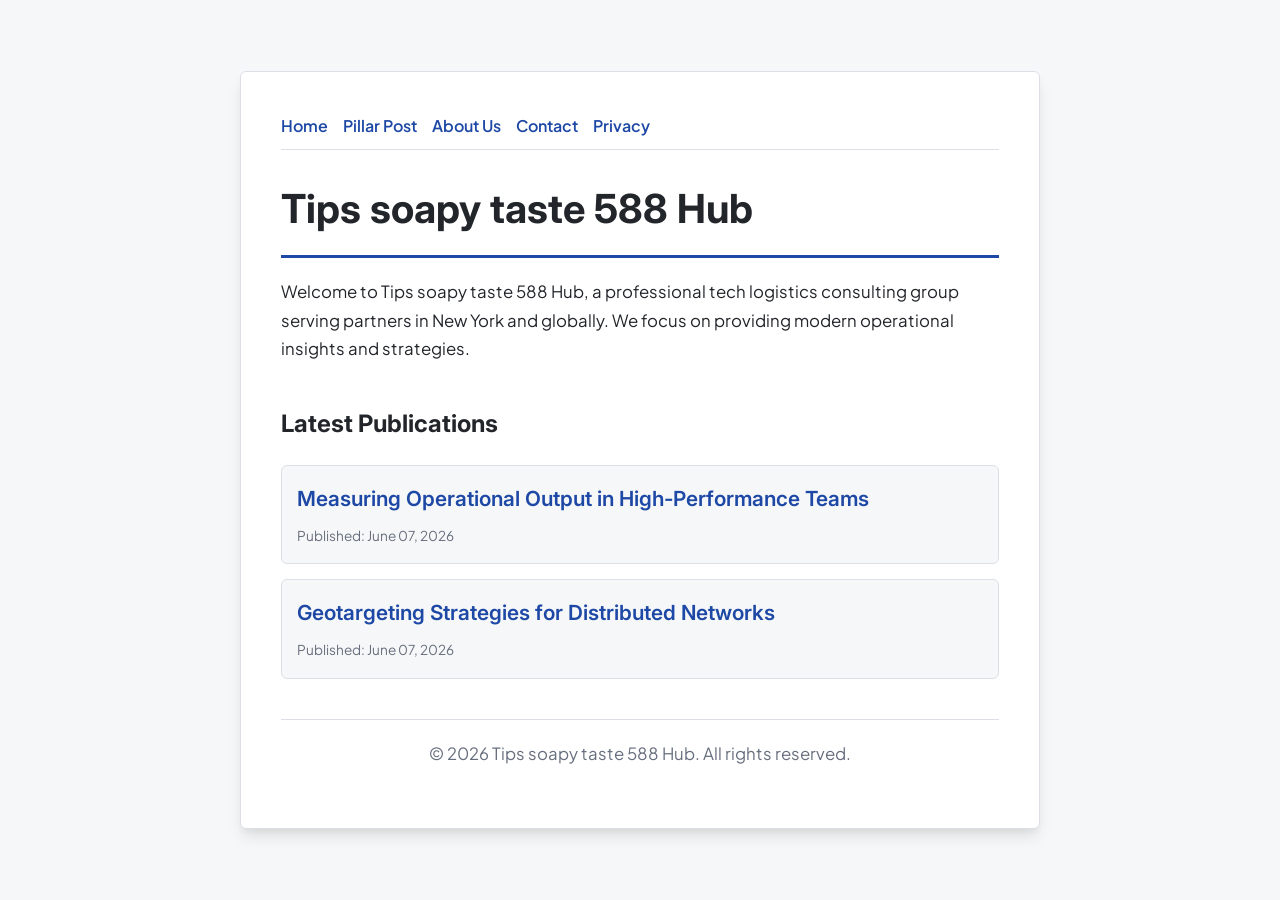
<file: index.html>
<!DOCTYPE html>
<html lang="en">
<head>
    <meta charset="UTF-8">
    <meta name="viewport" content="width=device-width, initial-scale=1.0">
    <title>Tips soapy taste 588 Hub | Tech Logistics - New York</title>
    <meta name="description" content="Welcome to Tips soapy taste 588 Hub, a professional tech logistics consulting group serving partners in New York and globally. We focus on providing modern operational insights and strategies.">
    <meta name="geo.region" content="US-NY" />
    <meta name="geo.placename" content="New York" />
    <meta name="geo.position" content="40.7128;-74.006" />
    <meta name="ICBM" content="40.7128, -74.006" />
    <link rel="stylesheet" href="style.css">
    <script type="application/ld+json">
{
  "@context": "https://schema.org",
  "@type": "LocalBusiness",
  "name": "Tips soapy taste 588 Hub",
  "url": "https://tips-soapy-taste-588.github.io",
  "telephone": "+1-212-555-0166",
  "address": {
    "@type": "PostalAddress",
    "addressLocality": "New York",
    "addressRegion": "NY",
    "postalCode": "10001",
    "addressCountry": "US"
  },
  "geo": {
    "@type": "GeoCoordinates",
    "latitude": 40.7128,
    "longitude": -74.006
  }
}
</script>
</head>
<body>
    
        <div class="container" style="max-width: 800px;">
            <nav style="display: flex; gap: 15px; margin-bottom: 25px; border-bottom: 1px solid var(--border-color); padding-bottom: 10px; overflow-x: auto; flex-wrap: wrap;">
            <a href="index.html">Home</a>
            <a href="measuring-operational-output-in-high-performance-teams.html">Pillar Post</a>
            <a href="about.html">About Us</a>
            <a href="contact.html">Contact</a>
            <a href="privacy.html">Privacy</a>
        </nav>
            <h1>Tips soapy taste 588 Hub</h1>
            <p>Welcome to Tips soapy taste 588 Hub, a professional tech logistics consulting group serving partners in New York and globally. We focus on providing modern operational insights and strategies.</p>
            <h2 style="margin-top: 40px;">Latest Publications</h2>
            <ul style="list-style-type: none; padding-left: 0;">
                <li style="background: var(--bg-color); padding: 15px; border-radius: var(--border-radius); border: 1px solid var(--border-color); margin-bottom: 15px;">
                <h3 style="margin-bottom: 5px; font-size: 1.3rem;"><a href="measuring-operational-output-in-high-performance-teams.html">Measuring Operational Output in High-Performance Teams</a></h3>
                <span style="font-size:0.85rem; color: var(--muted-text)">Published: June 07, 2026</span>
            </li>
<li style="background: var(--bg-color); padding: 15px; border-radius: var(--border-radius); border: 1px solid var(--border-color); margin-bottom: 15px;">
                <h3 style="margin-bottom: 5px; font-size: 1.3rem;"><a href="geotargeting-strategies-for-distributed-networks.html">Geotargeting Strategies for Distributed Networks</a></h3>
                <span style="font-size:0.85rem; color: var(--muted-text)">Published: June 07, 2026</span>
            </li>

            </ul>
            <footer>
                <p>&copy; 2026 Tips soapy taste 588 Hub. All rights reserved.</p>
            </footer>
        </div>
        
</body>
</html>
</file>
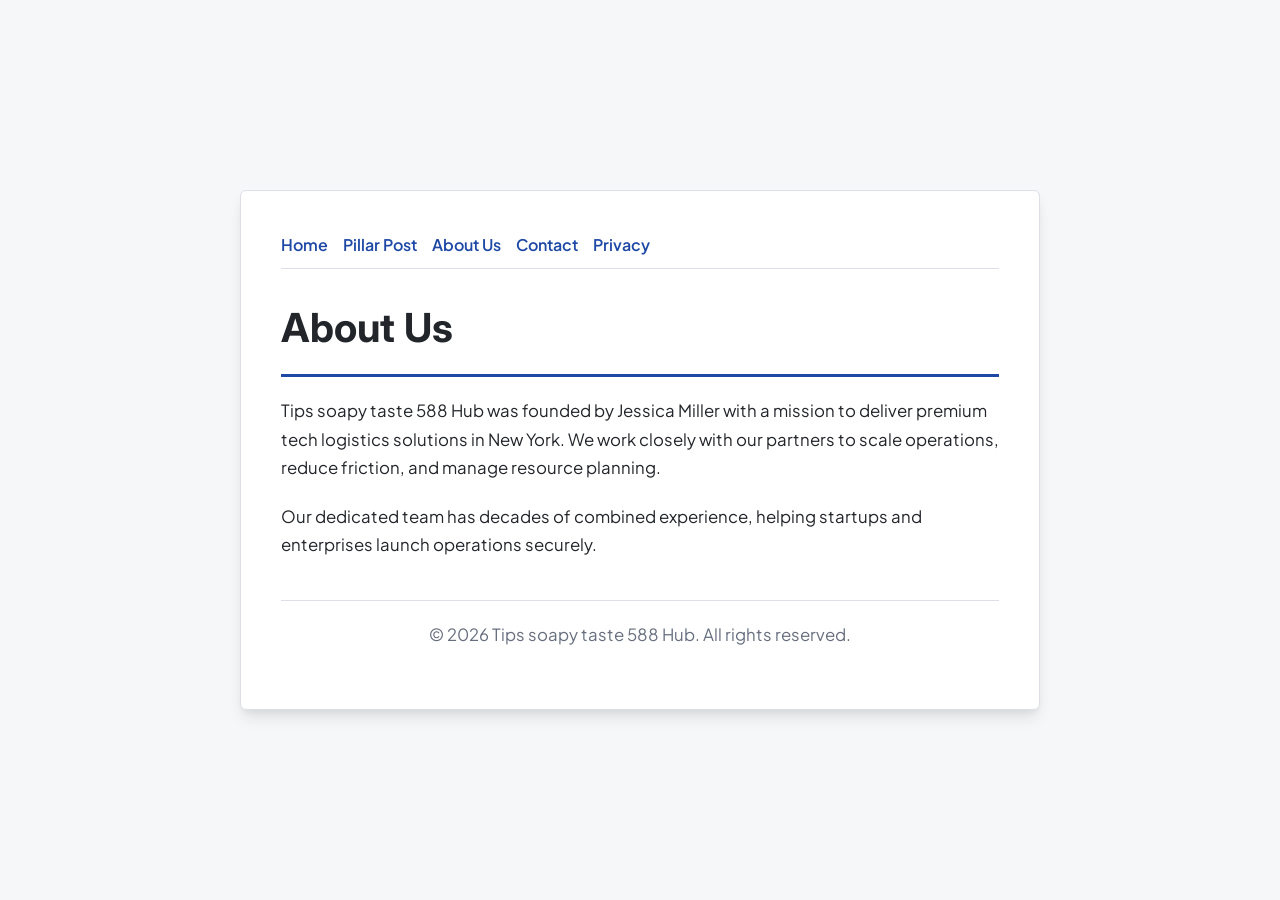
<file: about.html>
<!DOCTYPE html>
<html lang="en">
<head>
    <meta charset="UTF-8">
    <meta name="viewport" content="width=device-width, initial-scale=1.0">
    <title>About Us | Tips soapy taste 588 Hub</title>
    <meta name="description" content="Tips soapy taste 588 Hub was founded by Jessica Miller with a mission to deliver premium tech logistics solutions in New York. We work closely with our partners to scale operations, reduce friction, and manage resource planning.">
    <meta name="geo.region" content="US-NY" />
    <meta name="geo.placename" content="New York" />
    <meta name="geo.position" content="40.7128;-74.006" />
    <meta name="ICBM" content="40.7128, -74.006" />
    <link rel="stylesheet" href="style.css">
</head>
<body>
    
        <div class="container" style="max-width: 800px;">
            <nav style="display: flex; gap: 15px; margin-bottom: 25px; border-bottom: 1px solid var(--border-color); padding-bottom: 10px; overflow-x: auto; flex-wrap: wrap;">
            <a href="index.html">Home</a>
            <a href="measuring-operational-output-in-high-performance-teams.html">Pillar Post</a>
            <a href="about.html">About Us</a>
            <a href="contact.html">Contact</a>
            <a href="privacy.html">Privacy</a>
        </nav>
            <h1>About Us</h1>
            <p>Tips soapy taste 588 Hub was founded by Jessica Miller with a mission to deliver premium tech logistics solutions in New York. We work closely with our partners to scale operations, reduce friction, and manage resource planning.</p>
            <p>Our dedicated team has decades of combined experience, helping startups and enterprises launch operations securely.</p>
            <footer>
                <p>&copy; 2026 Tips soapy taste 588 Hub. All rights reserved.</p>
            </footer>
        </div>
        
</body>
</html>
</file>
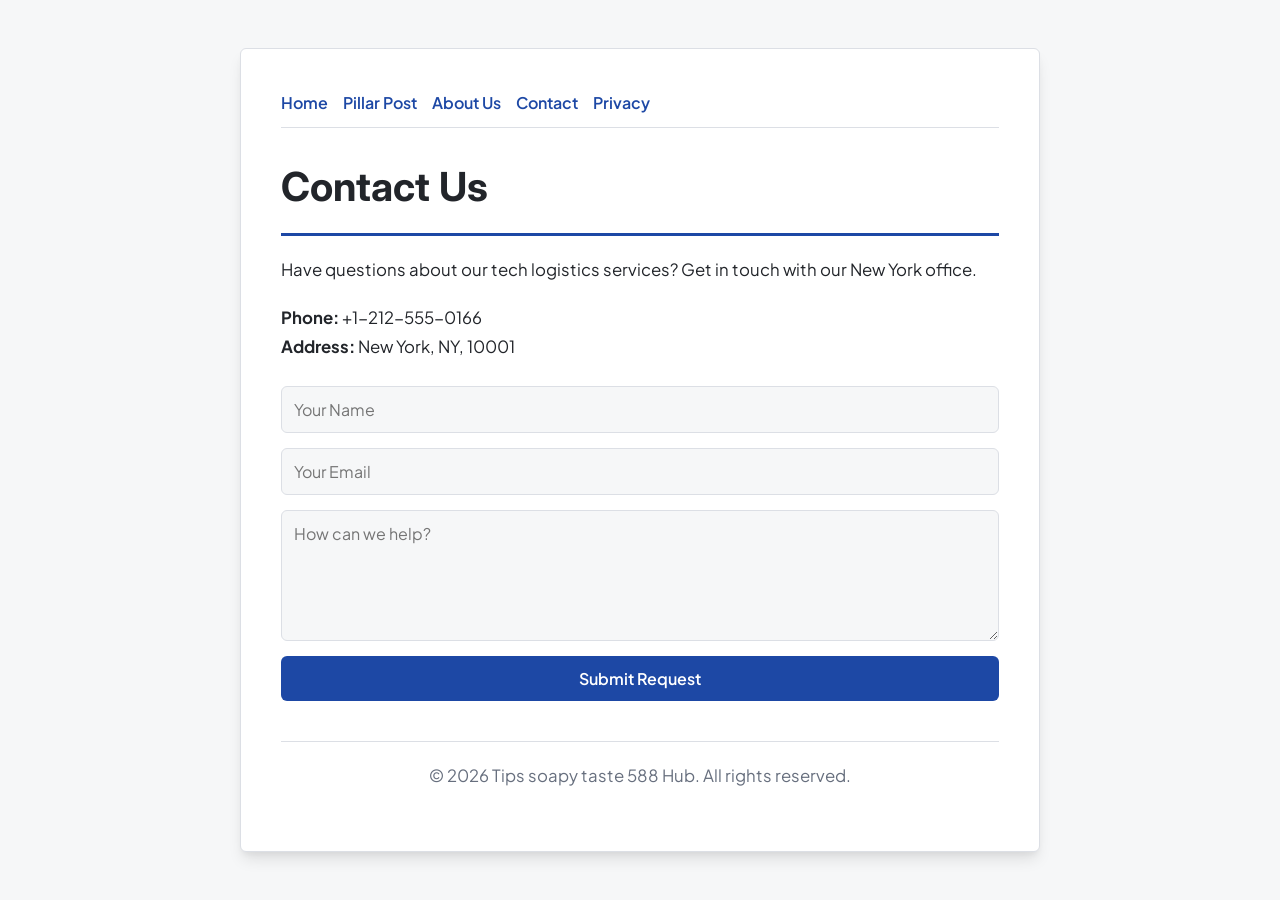
<file: contact.html>
<!DOCTYPE html>
<html lang="en">
<head>
    <meta charset="UTF-8">
    <meta name="viewport" content="width=device-width, initial-scale=1.0">
    <title>Contact Us | Tips soapy taste 588 Hub</title>
    <meta name="description" content="Have questions about our tech logistics services? Get in touch with our New York office.">
    <meta name="geo.region" content="US-NY" />
    <meta name="geo.placename" content="New York" />
    <meta name="geo.position" content="40.7128;-74.006" />
    <meta name="ICBM" content="40.7128, -74.006" />
    <link rel="stylesheet" href="style.css">
</head>
<body>
    
        <div class="container" style="max-width: 800px;">
            <nav style="display: flex; gap: 15px; margin-bottom: 25px; border-bottom: 1px solid var(--border-color); padding-bottom: 10px; overflow-x: auto; flex-wrap: wrap;">
            <a href="index.html">Home</a>
            <a href="measuring-operational-output-in-high-performance-teams.html">Pillar Post</a>
            <a href="about.html">About Us</a>
            <a href="contact.html">Contact</a>
            <a href="privacy.html">Privacy</a>
        </nav>
            <h1>Contact Us</h1>
            <p>Have questions about our tech logistics services? Get in touch with our New York office.</p>
            <p><strong>Phone:</strong> +1-212-555-0166<br><strong>Address:</strong> New York, NY, 10001</p>
            <form action="https://formspree.io/f/placeholder" method="POST">
                <input type="text" name="name" placeholder="Your Name" required>
                <input type="email" name="email" placeholder="Your Email" required>
                <textarea name="message" placeholder="How can we help?" rows="5" required></textarea>
                <button type="submit">Submit Request</button>
            </form>
            <footer>
                <p>&copy; 2026 Tips soapy taste 588 Hub. All rights reserved.</p>
            </footer>
        </div>
        
</body>
</html>
</file>
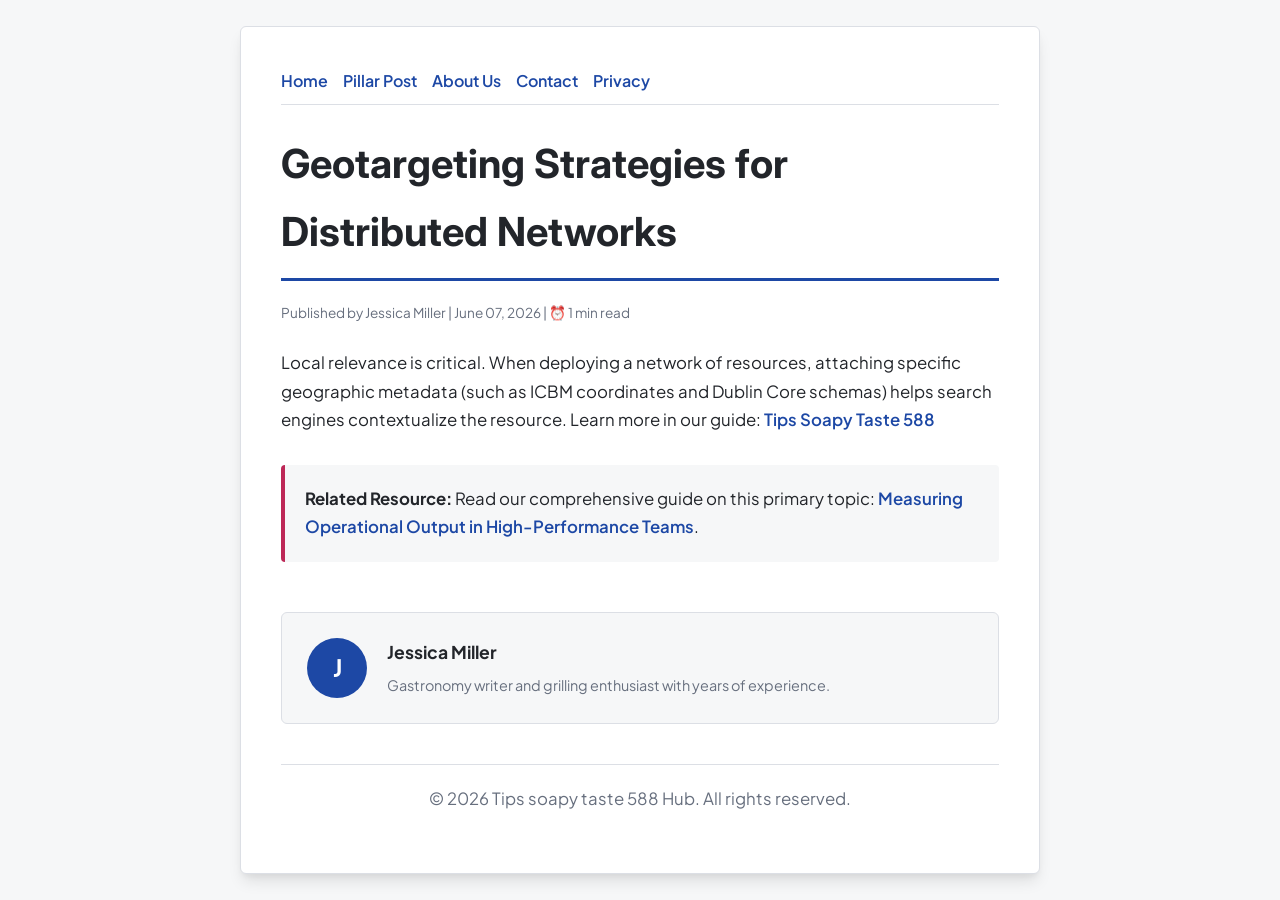
<file: geotargeting-strategies-for-distributed-networks.html>
<!DOCTYPE html>
<html lang="en">
<head>
    <meta charset="UTF-8">
    <meta name="viewport" content="width=device-width, initial-scale=1.0">
    <title>Geotargeting Strategies for Distributed Networks - Tips soapy taste 588 Hub</title>
    <meta name="description" content="Geotargeting Strategies for Distributed Networks">
    <meta name="geo.region" content="US-NY" />
    <meta name="geo.placename" content="New York" />
    <meta name="geo.position" content="40.7128;-74.006" />
    <meta name="ICBM" content="40.7128, -74.006" />
    <link rel="stylesheet" href="style.css">
</head>
<body>
    
            <div class="container" style="max-width: 800px;">
                <nav style="display: flex; gap: 15px; margin-bottom: 25px; border-bottom: 1px solid var(--border-color); padding-bottom: 10px; overflow-x: auto; flex-wrap: wrap;">
            <a href="index.html">Home</a>
            <a href="measuring-operational-output-in-high-performance-teams.html">Pillar Post</a>
            <a href="about.html">About Us</a>
            <a href="contact.html">Contact</a>
            <a href="privacy.html">Privacy</a>
        </nav>
                <h1>Geotargeting Strategies for Distributed Networks</h1>
                <div style="font-size:0.85rem; color: var(--muted-text); margin-bottom: 25px;">
                    Published by Jessica Miller | June 07, 2026 | ⏰ 1 min read
                </div>
                <article style="margin-top: 20px;">
                    <p>Local relevance is critical. When deploying a network of resources, attaching specific geographic metadata (such as ICBM coordinates and Dublin Core schemas) helps search engines contextualize the resource. Learn more in our guide: <a href="https://soapy-taste-hq-751.pages.dev/effective-project-management-and-operational-efficiency.html">Tips Soapy Taste 588</a></p>
                    <div class="link-resource" style="margin-top: 30px; padding: 20px; border-left: 4px solid var(--accent-color); background: var(--bg-color); border-radius: 4px;"><p style="margin: 0;"><strong>Related Resource:</strong> Read our comprehensive guide on this primary topic: <a href="measuring-operational-output-in-high-performance-teams.html">Measuring Operational Output in High-Performance Teams</a>.</p></div>
                </article>
                
            <div class="author-box" style="margin-top: 50px; padding: 25px; background: var(--bg-color); border: 1px solid var(--border-color); border-radius: var(--border-radius); display: flex; gap: 20px; align-items: center;">
                <div style="width: 60px; height: 60px; border-radius: 50%; background: var(--primary-color); display: flex; align-items: center; justify-content: center; color: white; font-weight: bold; font-size: 1.5rem;">J</div>
                <div>
                    <h4 style="margin-bottom: 5px; font-weight: bold; font-size: 1.1rem;">Jessica Miller</h4>
                    <p style="margin: 0; font-size: 0.9rem; color: var(--muted-text);">Gastronomy writer and grilling enthusiast with years of experience.</p>
                </div>
            </div>
            
                <footer>
                    <p>&copy; 2026 Tips soapy taste 588 Hub. All rights reserved.</p>
                </footer>
            </div>
            
</body>
</html>
</file>
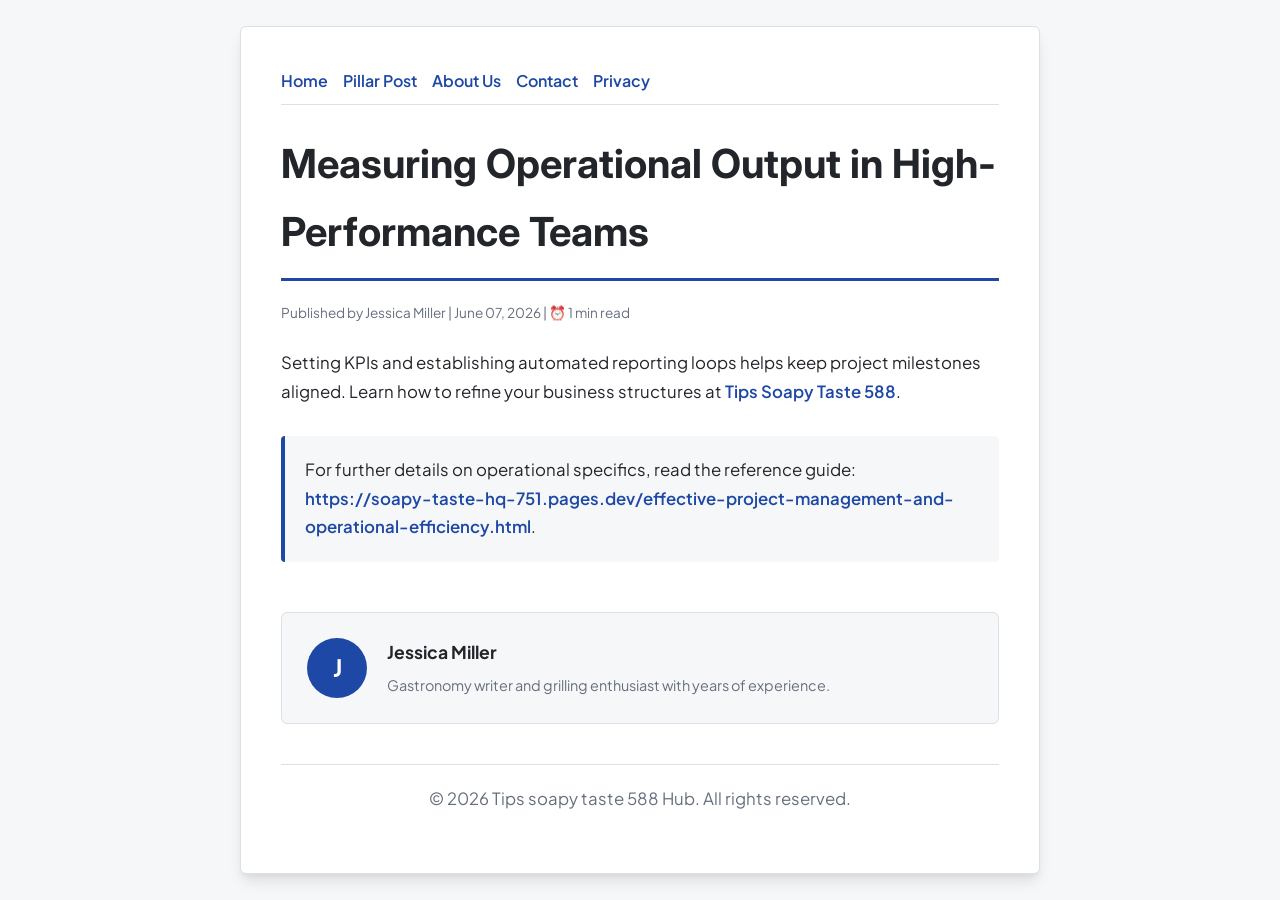
<file: measuring-operational-output-in-high-performance-teams.html>
<!DOCTYPE html>
<html lang="en">
<head>
    <meta charset="UTF-8">
    <meta name="viewport" content="width=device-width, initial-scale=1.0">
    <title>Measuring Operational Output in High-Performance Teams - Tips soapy taste 588 Hub</title>
    <meta name="description" content="Measuring Operational Output in High-Performance Teams">
    <meta name="geo.region" content="US-NY" />
    <meta name="geo.placename" content="New York" />
    <meta name="geo.position" content="40.7128;-74.006" />
    <meta name="ICBM" content="40.7128, -74.006" />
    <link rel="stylesheet" href="style.css">
</head>
<body>
    
            <div class="container" style="max-width: 800px;">
                <nav style="display: flex; gap: 15px; margin-bottom: 25px; border-bottom: 1px solid var(--border-color); padding-bottom: 10px; overflow-x: auto; flex-wrap: wrap;">
            <a href="index.html">Home</a>
            <a href="measuring-operational-output-in-high-performance-teams.html">Pillar Post</a>
            <a href="about.html">About Us</a>
            <a href="contact.html">Contact</a>
            <a href="privacy.html">Privacy</a>
        </nav>
                <h1>Measuring Operational Output in High-Performance Teams</h1>
                <div style="font-size:0.85rem; color: var(--muted-text); margin-bottom: 25px;">
                    Published by Jessica Miller | June 07, 2026 | ⏰ 1 min read
                </div>
                <article style="margin-top: 20px;">
                    <p>Setting KPIs and establishing automated reporting loops helps keep project milestones aligned. Learn how to refine your business structures at <a href="https://soapy-taste-hq-751.pages.dev/effective-project-management-and-operational-efficiency.html">Tips Soapy Taste 588</a>.</p>
                    <div class="link-resource" style="margin-top: 30px; padding: 20px; border-left: 4px solid var(--primary-color); background: var(--bg-color); border-radius: 4px;"><p style="margin: 0;">For further details on operational specifics, read the reference guide: <strong><a href="https://soapy-taste-hq-751.pages.dev/effective-project-management-and-operational-efficiency.html">https://soapy-taste-hq-751.pages.dev/effective-project-management-and-operational-efficiency.html</a></strong>.</p></div>
                </article>
                
            <div class="author-box" style="margin-top: 50px; padding: 25px; background: var(--bg-color); border: 1px solid var(--border-color); border-radius: var(--border-radius); display: flex; gap: 20px; align-items: center;">
                <div style="width: 60px; height: 60px; border-radius: 50%; background: var(--primary-color); display: flex; align-items: center; justify-content: center; color: white; font-weight: bold; font-size: 1.5rem;">J</div>
                <div>
                    <h4 style="margin-bottom: 5px; font-weight: bold; font-size: 1.1rem;">Jessica Miller</h4>
                    <p style="margin: 0; font-size: 0.9rem; color: var(--muted-text);">Gastronomy writer and grilling enthusiast with years of experience.</p>
                </div>
            </div>
            
                <footer>
                    <p>&copy; 2026 Tips soapy taste 588 Hub. All rights reserved.</p>
                </footer>
            </div>
            
</body>
</html>
</file>
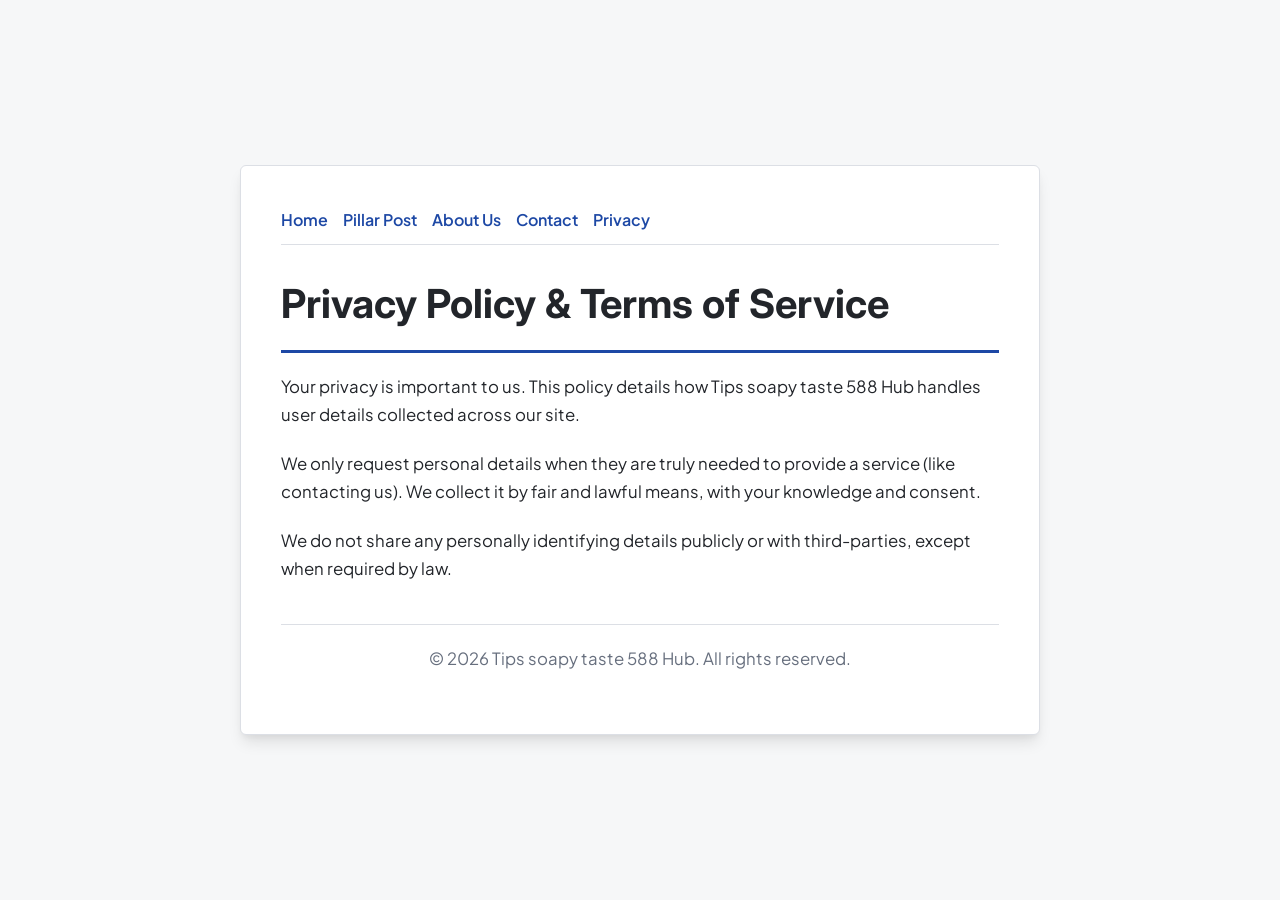
<file: privacy.html>
<!DOCTYPE html>
<html lang="en">
<head>
    <meta charset="UTF-8">
    <meta name="viewport" content="width=device-width, initial-scale=1.0">
    <title>Privacy Policy & Terms of Service - Tips soapy taste 588 Hub</title>
    <meta name="description" content="Your privacy is important to us. This policy details how Tips soapy taste 588 Hub handles user details collected across our site.">
    <meta name="geo.region" content="US-NY" />
    <meta name="geo.placename" content="New York" />
    <meta name="geo.position" content="40.7128;-74.006" />
    <meta name="ICBM" content="40.7128, -74.006" />
    <link rel="stylesheet" href="style.css">
</head>
<body>
    
        <div class="container" style="max-width: 800px;">
            <nav style="display: flex; gap: 15px; margin-bottom: 25px; border-bottom: 1px solid var(--border-color); padding-bottom: 10px; overflow-x: auto; flex-wrap: wrap;">
            <a href="index.html">Home</a>
            <a href="measuring-operational-output-in-high-performance-teams.html">Pillar Post</a>
            <a href="about.html">About Us</a>
            <a href="contact.html">Contact</a>
            <a href="privacy.html">Privacy</a>
        </nav>
            <h1>Privacy Policy & Terms of Service</h1>
            <p>Your privacy is important to us. This policy details how Tips soapy taste 588 Hub handles user details collected across our site.</p>
            <p>We only request personal details when they are truly needed to provide a service (like contacting us). We collect it by fair and lawful means, with your knowledge and consent.</p>
            <p>We do not share any personally identifying details publicly or with third-parties, except when required by law.</p>
            <footer>
                <p>&copy; 2026 Tips soapy taste 588 Hub. All rights reserved.</p>
            </footer>
        </div>
        
</body>
</html>
</file>
<file: style.css>
@import url('https://fonts.googleapis.com/css2?family=Inter:wght@700&family=Plus+Jakarta+Sans:wght@400;600&display=swap');

:root {
    --bg-color: hsl(221, 15%, 97%);
    --card-bg: hsl(221, 15%, 100%);
    --text-color: hsl(221, 10%, 15%);
    --muted-text: hsl(221, 10%, 45%);
    --primary-color: hsl(221, 70%, 38%);
    --accent-color: hsl(341, 65%, 45%);
    --border-color: hsl(221, 15%, 88%);
    --border-radius: 6px;
    --shadow: 0 10px 15px -3px rgba(0, 0, 0, 0.1), 0 4px 6px -2px rgba(0, 0, 0, 0.05);
    --font-headline: 'Inter', sans-serif;
    --font-body: 'Plus Jakarta Sans', sans-serif;
}

* {
    box-sizing: border-box;
    margin: 0;
    padding: 0;
}

body {
    background-color: var(--bg-color);
    color: var(--text-color);
    font-family: var(--font-body);
    line-height: 1.7;
    padding: 20px;
    display: flex;
    justify-content: center;
    min-height: 100vh;
}

a {
    color: var(--primary-color);
    text-decoration: none;
    font-weight: 600;
    transition: color 0.2s ease;
}

a:hover {
    color: var(--accent-color);
    text-decoration: underline;
}

.container {
    width: 100%;
    max-width: 900px;
    background: var(--card-bg);
    border: 1px solid var(--border-color);
    border-radius: var(--border-radius);
    padding: 40px;
    box-shadow: var(--shadow);
    margin: auto;
}

h1, h2, h3 {
    font-family: var(--font-headline);
    margin-bottom: 20px;
    color: var(--text-color);
}

h1 {
    font-size: 2.5rem;
    border-bottom: 3px solid var(--primary-color);
    padding-bottom: 12px;
}

p {
    margin-bottom: 20px;
    font-size: 1.05rem;
}

ul {
    margin-bottom: 20px;
    padding-left: 20px;
}

li {
    margin-bottom: 8px;
}

form {
    display: flex;
    flex-direction: column;
    gap: 15px;
    margin-top: 25px;
}

input, textarea, button {
    padding: 12px;
    border: 1px solid var(--border-color);
    border-radius: var(--border-radius);
    font-family: var(--font-body);
    font-size: 1rem;
    background: var(--bg-color);
    color: var(--text-color);
}

button {
    background: var(--primary-color);
    color: white;
    font-weight: 600;
    border: none;
    cursor: pointer;
    transition: background 0.2s ease;
}

button:hover {
    background: var(--accent-color);
}

footer {
    margin-top: 40px;
    border-top: 1px solid var(--border-color);
    padding-top: 20px;
    font-size: 0.9rem;
    color: var(--muted-text);
    text-align: center;
}
</file>
